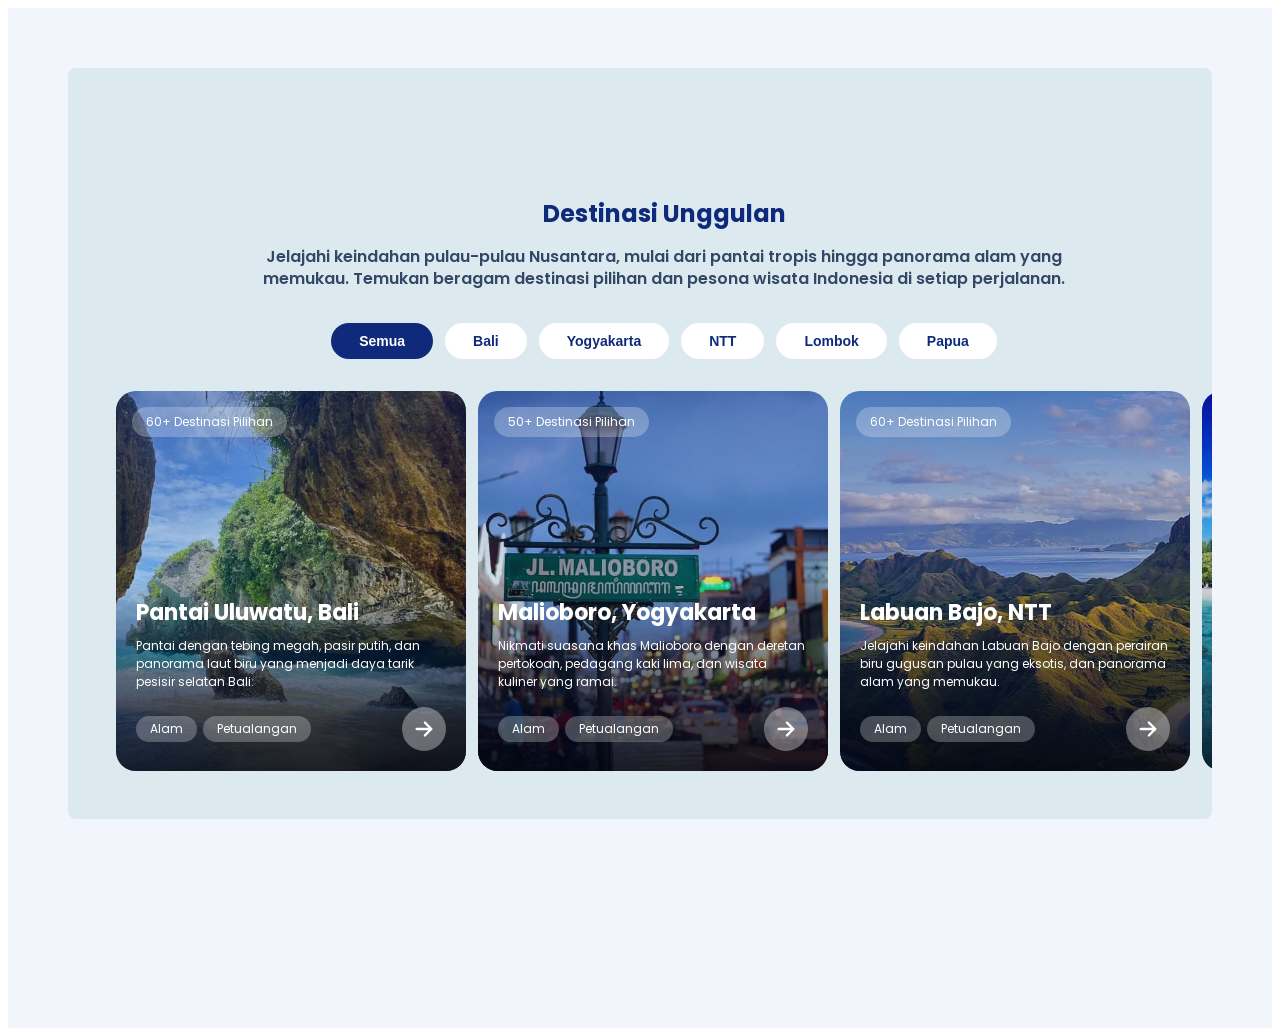
<file: destinasi.html>
<!DOCTYPE html>
<html lang="en">
<head>
    <meta charset="UTF-8">
    <meta name="viewport" content="width=device-width, initial-scale=1.0">
    <title>Destinasi Unggulan</title>

    <link rel="preconnect" href="https://fonts.googleapis.com">
    <link href="https://fonts.googleapis.com/css2?family=Poppins:wght@400;500;600;700&display=swap" rel="stylesheet">
    <link rel="stylesheet" href="css/desti.css">
</head>
<body>
    <main>
        <section class="destination">
            <div class="sec-destination">
                <h1>Destinasi Unggulan</h1>
                <p>Jelajahi keindahan pulau-pulau Nusantara, mulai dari pantai tropis hingga panorama alam yang memukau. Temukan beragam destinasi pilihan dan pesona wisata Indonesia di setiap perjalanan. </p>
            
                <div class="button">
                    <button class="button-color active" data-daerah="semua">Semua</button>
                    <button class="button-color" data-daerah="bali">Bali</button>
                    <button class="button-color" data-daerah="yogyakarta">Yogyakarta</button>
                    <button class="button-color" data-daerah="ntt">NTT</button>
                    <button class="button-color" data-daerah="lombok">Lombok</button>
                    <button class="button-color" data-daerah="papua">Papua</button>
                </div>

                <div id="cards"></div>
            </div>
        </section>
    </main>
    <script src="js/data.js"></script>
    <script src="js/dest.js"></script>
</body>
</html>
</file>
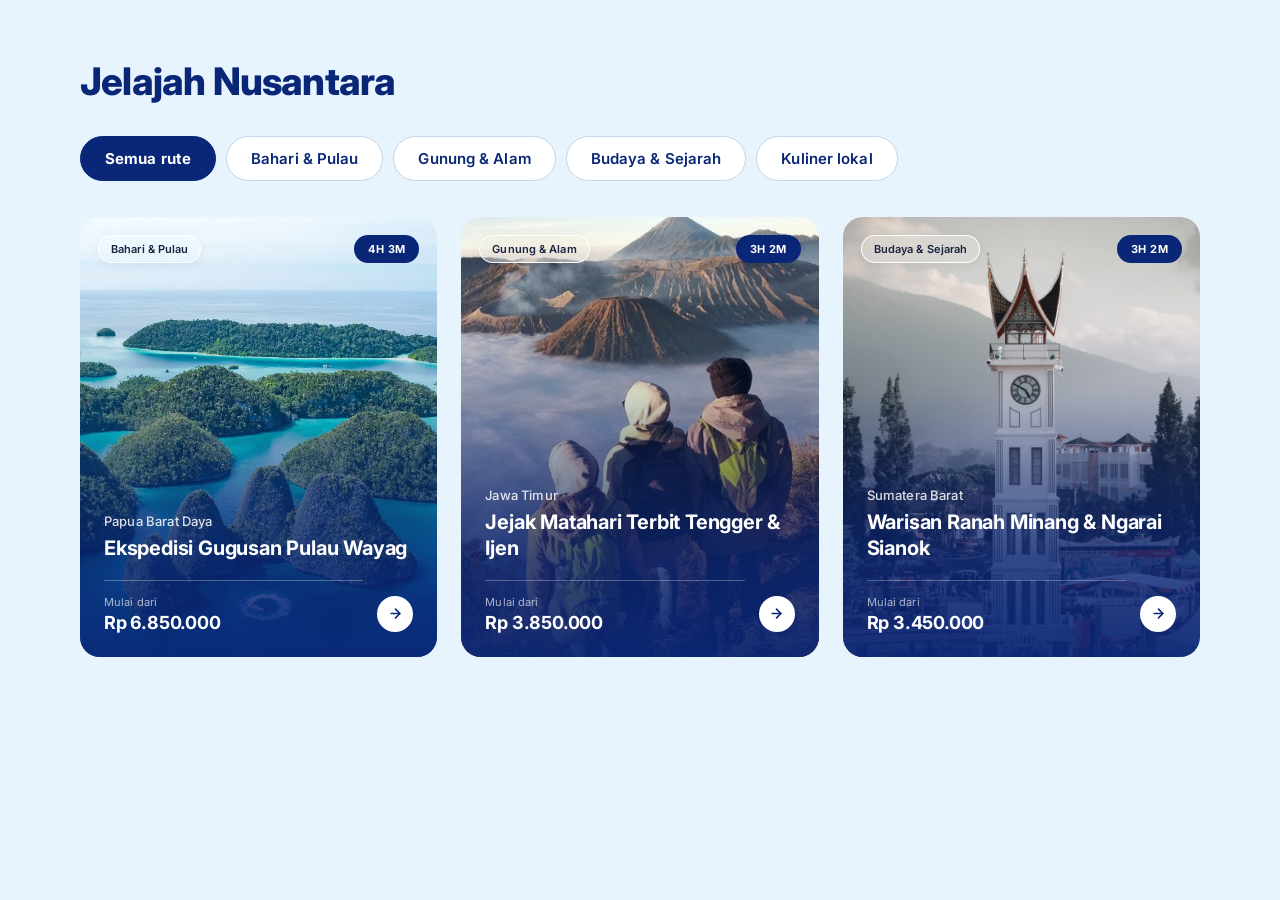
<file: jelajah.html>
<!DOCTYPE html>
<html lang="id">
<head>
<meta charset="UTF-8">
<meta name="viewport" content="width=device-width, initial-scale=1.0">
<title>Jelajah Nusantara</title>
<link rel="preconnect" href="https://fonts.googleapis.com">
<link rel="preconnect" href="https://fonts.gstatic.com" crossorigin>
<link href="https://fonts.googleapis.com/css2?family=Inter:wght@400;500;600;700&display=swap" rel="stylesheet">
<link rel="stylesheet" href="css/jelajah.css">
</head>
<body>
<div class="container">

  <div class="header">
    <h1 class="header-title">Jelajah Nusantara</h1>
  </div>

  <input type="radio" name="tab" id="tab1" checked>
  <input type="radio" name="tab" id="tab2">
  <input type="radio" name="tab" id="tab3">
  <input type="radio" name="tab" id="tab4">
  <input type="radio" name="tab" id="tab5">

  <div class="tabs">
    <label for="tab1" class="tab-label">Semua rute</label>
    <label for="tab2" class="tab-label">Bahari &amp; Pulau</label>
    <label for="tab3" class="tab-label">Gunung &amp; Alam</label>
    <label for="tab4" class="tab-label">Budaya &amp; Sejarah</label>
    <label for="tab5" class="tab-label">Kuliner lokal</label>
  </div>

  <div class="tab-content content1">

    <div class="card">
      <img src="img/wayag.webp" alt="Wayag">
      <div class="card-overlay"></div>
      <div class="card-top">
        <span class="badge-cat">Bahari &amp; Pulau</span>
        <span class="badge-dur">4H 3M</span>
      </div>
      <div class="card-bottom">
        <div class="card-location">Papua Barat Daya</div>
        <div class="card-title">Ekspedisi Gugusan Pulau Wayag</div>
        <div class="card-divider"></div>
        <div class="card-footer">
          <div class="card-price-wrap">
            <span class="card-price-label">Mulai dari</span>
            <span class="card-price">Rp 6.850.000</span>
          </div>
          <a href="detail.html?id=wayag" class="card-btn">
            <svg viewBox="0 0 24 24" fill="none" stroke="currentColor" stroke-width="2.5" stroke-linecap="round" stroke-linejoin="round"><line x1="5" y1="12" x2="19" y2="12"></line><polyline points="12 5 19 12 12 19"></polyline></svg>
          </a>
        </div>
      </div>
    </div>

    <div class="card">
      <img src="img/ijen.jpg" alt="Tengger Ijen">
      <div class="card-overlay"></div>
      <div class="card-top">
        <span class="badge-cat">Gunung &amp; Alam</span>
        <span class="badge-dur">3H 2M</span>
      </div>
      <div class="card-bottom">
        <div class="card-location">Jawa Timur</div>
        <div class="card-title">Jejak Matahari Terbit Tengger &amp; Ijen</div>
        <div class="card-divider"></div>
        <div class="card-footer">
          <div class="card-price-wrap">
            <span class="card-price-label">Mulai dari</span>
            <span class="card-price">Rp 3.850.000</span>
          </div>
          <a href="detail.html?id=bromo" class="card-btn">
            <svg viewBox="0 0 24 24" fill="none" stroke="currentColor" stroke-width="2.5" stroke-linecap="round" stroke-linejoin="round"><line x1="5" y1="12" x2="19" y2="12"></line><polyline points="12 5 19 12 12 19"></polyline></svg>
          </a>
        </div>
      </div>
    </div>

    <div class="card">
      <img src="img/gadang.jpg" alt="Minangkabau">
      <div class="card-overlay"></div>
      <div class="card-top">
        <span class="badge-cat">Budaya &amp; Sejarah</span>
        <span class="badge-dur">3H 2M</span>
      </div>
      <div class="card-bottom">
        <div class="card-location">Sumatera Barat</div>
        <div class="card-title">Warisan Ranah Minang &amp; Ngarai Sianok</div>
        <div class="card-divider"></div>
        <div class="card-footer">
          <div class="card-price-wrap">
            <span class="card-price-label">Mulai dari</span>
            <span class="card-price">Rp 3.450.000</span>
          </div>
          <a href="detail.html?id=minang" class="card-btn">
            <svg viewBox="0 0 24 24" fill="none" stroke="currentColor" stroke-width="2.5" stroke-linecap="round" stroke-linejoin="round"><line x1="5" y1="12" x2="19" y2="12"></line><polyline points="12 5 19 12 12 19"></polyline></svg>
          </a>
        </div>
      </div>
    </div>

  </div>

  <div class="tab-content content2">

    <div class="card">
      <img src="img/wakatobi.jpg" alt="Wakatobi">
      <div class="card-overlay"></div>
      <div class="card-top">
        <span class="badge-cat">Bahari &amp; Pulau</span>
        <span class="badge-dur">4H 3M</span>
      </div>
      <div class="card-bottom">
        <div class="card-location">Sulawesi Tenggara</div>
        <div class="card-title">Surga Terumbu Karang Taman Laut Wakatobi</div>
        <div class="card-divider"></div>
        <div class="card-footer">
          <div class="card-price-wrap">
            <span class="card-price-label">Mulai dari</span>
            <span class="card-price">Rp 5.200.000</span>
          </div>
          <a href="detail.html?id=wakatobi" class="card-btn">
            <svg viewBox="0 0 24 24" fill="none" stroke="currentColor" stroke-width="2.5" stroke-linecap="round" stroke-linejoin="round"><line x1="5" y1="12" x2="19" y2="12"></line><polyline points="12 5 19 12 12 19"></polyline></svg>
          </a>
        </div>
      </div>
    </div>

    <div class="card">
      <img src="img/karimunjawa.jpg" alt="Karimunjawa">
      <div class="card-overlay"></div>
      <div class="card-top">
        <span class="badge-cat">Bahari &amp; Pulau</span>
        <span class="badge-dur">3H 2M</span>
      </div>
      <div class="card-bottom">
        <div class="card-location">Jawa Tengah</div>
        <div class="card-title">Pesona Pasir Putih Kepulauan Karimunjawa</div>
        <div class="card-divider"></div>
        <div class="card-footer">
          <div class="card-price-wrap">
            <span class="card-price-label">Mulai dari</span>
            <span class="card-price">Rp 2.750.000</span>
          </div>
          <a href="detail.html?id=karimunjawa" class="card-btn">
            <svg viewBox="0 0 24 24" fill="none" stroke="currentColor" stroke-width="2.5" stroke-linecap="round" stroke-linejoin="round"><line x1="5" y1="12" x2="19" y2="12"></line><polyline points="12 5 19 12 12 19"></polyline></svg>
          </a>
        </div>
      </div>
    </div>

    <div class="card">
      <img src="img/nusa-penida.webp" alt="Nusa Penida">
      <div class="card-overlay"></div>
      <div class="card-top">
        <span class="badge-cat">Bahari &amp; Pulau</span>
        <span class="badge-dur">3H 2M</span>
      </div>
      <div class="card-bottom">
        <div class="card-location">Bali</div>
        <div class="card-title">Pesona Tebing Karang &amp; Laut Biru Nusa Penida</div>
        <div class="card-divider"></div>
        <div class="card-footer">
          <div class="card-price-wrap">
            <span class="card-price-label">Mulai dari</span>
            <span class="card-price">Rp 2.950.000</span>
          </div>
          <a href="detail.html?id=nusapenida" class="card-btn">
            <svg viewBox="0 0 24 24" fill="none" stroke="currentColor" stroke-width="2.5" stroke-linecap="round" stroke-linejoin="round"><line x1="5" y1="12" x2="19" y2="12"></line><polyline points="12 5 19 12 12 19"></polyline></svg>
          </a>
        </div>
      </div>
    </div>

  </div>

  <div class="tab-content content3">

    <div class="card">
      <img src="img/rinjani.jpg" alt="Rinjani">
      <div class="card-overlay"></div>
      <div class="card-top">
        <span class="badge-cat">Gunung &amp; Alam</span>
        <span class="badge-dur">3H 2M</span>
      </div>
      <div class="card-bottom">
        <div class="card-location">Nusa Tenggara Barat</div>
        <div class="card-title">Menembus Awan di Puncak Rinjani</div>
        <div class="card-divider"></div>
        <div class="card-footer">
          <div class="card-price-wrap">
            <span class="card-price-label">Mulai dari</span>
            <span class="card-price">Rp 3.950.000</span>
          </div>
          <a href="detail.html?id=rinjani" class="card-btn">
            <svg viewBox="0 0 24 24" fill="none" stroke="currentColor" stroke-width="2.5" stroke-linecap="round" stroke-linejoin="round"><line x1="5" y1="12" x2="19" y2="12"></line><polyline points="12 5 19 12 12 19"></polyline></svg>
          </a>
        </div>
      </div>
    </div>

    <div class="card">
      <img src="img/dieng.jpg" alt="Dieng">
      <div class="card-overlay"></div>
      <div class="card-top">
        <span class="badge-cat">Gunung &amp; Alam</span>
        <span class="badge-dur">2H 1M</span>
      </div>
      <div class="card-bottom">
        <div class="card-location">Jawa Tengah</div>
        <div class="card-title">Negeri di Atas Awan Dataran Tinggi Dieng</div>
        <div class="card-divider"></div>
        <div class="card-footer">
          <div class="card-price-wrap">
            <span class="card-price-label">Mulai dari</span>
            <span class="card-price">Rp 1.850.000</span>
          </div>
          <a href="detail.html?id=dieng" class="card-btn">
            <svg viewBox="0 0 24 24" fill="none" stroke="currentColor" stroke-width="2.5" stroke-linecap="round" stroke-linejoin="round"><line x1="5" y1="12" x2="19" y2="12"></line><polyline points="12 5 19 12 12 19"></polyline></svg>
          </a>
        </div>
      </div>
    </div>

    <div class="card">
      <img src="img/gunung-tujuh.webp" alt="Gunung Tujuh">
      <div class="card-overlay"></div>
      <div class="card-top">
        <span class="badge-cat">Gunung &amp; Alam</span>
        <span class="badge-dur">4H 3M</span>
      </div>
      <div class="card-bottom">
        <div class="card-location">Jambi</div>
        <div class="card-title">Pesona Atap Sumatera &amp; Danau Gunung Tujuh</div>
        <div class="card-divider"></div>
        <div class="card-footer">
          <div class="card-price-wrap">
            <span class="card-price-label">Mulai dari</span>
            <span class="card-price">Rp 3.300.000</span>
          </div>
          <a href="detail.html?id=kerinci" class="card-btn">
            <svg viewBox="0 0 24 24" fill="none" stroke="currentColor" stroke-width="2.5" stroke-linecap="round" stroke-linejoin="round"><line x1="5" y1="12" x2="19" y2="12"></line><polyline points="12 5 19 12 12 19"></polyline></svg>
          </a>
        </div>
      </div>
    </div>

  </div>

  <div class="tab-content content4">

    <div class="card">
      <img src="img/maimun.jpeg" alt="Istana Maimun">
      <div class="card-overlay"></div>
      <div class="card-top">
        <span class="badge-cat">Budaya &amp; Sejarah</span>
        <span class="badge-dur">3H 2M</span>
      </div>
      <div class="card-bottom">
        <div class="card-location">Sumatera Utara</div>
        <div class="card-title">Kejayaan Kesultanan Deli &amp; Istana Maimun</div>
        <div class="card-divider"></div>
        <div class="card-footer">
          <div class="card-price-wrap">
            <span class="card-price-label">Mulai dari</span>
            <span class="card-price">Rp 2.900.000</span>
          </div>
          <a href="detail.html?id=deli" class="card-btn">
            <svg viewBox="0 0 24 24" fill="none" stroke="currentColor" stroke-width="2.5" stroke-linecap="round" stroke-linejoin="round"><line x1="5" y1="12" x2="19" y2="12"></line><polyline points="12 5 19 12 12 19"></polyline></svg>
          </a>
        </div>
      </div>
    </div>

    <div class="card">
      <img src="img/serambi-mekkah.jpg" alt="Aceh">
      <div class="card-overlay"></div>
      <div class="card-top">
        <span class="badge-cat">Budaya &amp; Sejarah</span>
        <span class="badge-dur">3H 2M</span>
      </div>
      <div class="card-bottom">
        <div class="card-location">Banda Aceh</div>
        <div class="card-title">Jejak Sejarah Kesultanan Serambi Mekkah</div>
        <div class="card-divider"></div>
        <div class="card-footer">
          <div class="card-price-wrap">
            <span class="card-price-label">Mulai dari</span>
            <span class="card-price">Rp 3.150.000</span>
          </div>
          <a href="detail.html?id=aceh" class="card-btn">
            <svg viewBox="0 0 24 24" fill="none" stroke="currentColor" stroke-width="2.5" stroke-linecap="round" stroke-linejoin="round"><line x1="5" y1="12" x2="19" y2="12"></line><polyline points="12 5 19 12 12 19"></polyline></svg>
          </a>
        </div>
      </div>
    </div>

    <div class="card">
      <img src="img/bali.avif" alt="Ubud">
      <div class="card-overlay"></div>
      <div class="card-top">
        <span class="badge-cat">Budaya &amp; Sejarah</span>
        <span class="badge-dur">3H 2M</span>
      </div>
      <div class="card-bottom">
        <div class="card-location">Bali</div>
        <div class="card-title">Harmoni Tradisi Ubud &amp; Tabanan Selatan</div>
        <div class="card-divider"></div>
        <div class="card-footer">
          <div class="card-price-wrap">
            <span class="card-price-label">Mulai dari</span>
            <span class="card-price">Rp 3.800.000</span>
          </div>
          <a href="detail.html?id=ubud" class="card-btn">
            <svg viewBox="0 0 24 24" fill="none" stroke="currentColor" stroke-width="2.5" stroke-linecap="round" stroke-linejoin="round"><line x1="5" y1="12" x2="19" y2="12"></line><polyline points="12 5 19 12 12 19"></polyline></svg>
          </a>
        </div>
      </div>
    </div>

  </div>

  <div class="tab-content content5">

    <div class="card">
      <img src="img/kopi.avif" alt="Kopi Priangan">
      <div class="card-overlay"></div>
      <div class="card-top">
        <span class="badge-cat">Kuliner lokal</span>
        <span class="badge-dur">2H 1M</span>
      </div>
      <div class="card-bottom">
        <div class="card-location">Jawa Barat</div>
        <div class="card-title">Wisata Rasa Klasik &amp; Kopi Priangan</div>
        <div class="card-divider"></div>
        <div class="card-footer">
          <div class="card-price-wrap">
            <span class="card-price-label">Mulai dari</span>
            <span class="card-price">Rp 1.650.000</span>
          </div>
          <a href="detail.html?id=bandung" class="card-btn">
            <svg viewBox="0 0 24 24" fill="none" stroke="currentColor" stroke-width="2.5" stroke-linecap="round" stroke-linejoin="round"><line x1="5" y1="12" x2="19" y2="12"></line><polyline points="12 5 19 12 12 19"></polyline></svg>
          </a>
        </div>
      </div>
    </div>

    <div class="card">
      <img src="img/coto-mksr.jpg" alt="Coto Makassar">
      <div class="card-overlay"></div>
      <div class="card-top">
        <span class="badge-cat">Kuliner lokal</span>
        <span class="badge-dur">3H 2M</span>
      </div>
      <div class="card-bottom">
        <div class="card-location">Sulawesi Selatan</div>
        <div class="card-title">Cita Rasa Rempah Coto &amp; Pallubasa Losari</div>
        <div class="card-divider"></div>
        <div class="card-footer">
          <div class="card-price-wrap">
            <span class="card-price-label">Mulai dari</span>
            <span class="card-price">Rp 2.750.000</span>
          </div>
          <a href="detail.html?id=makassar" class="card-btn">
            <svg viewBox="0 0 24 24" fill="none" stroke="currentColor" stroke-width="2.5" stroke-linecap="round" stroke-linejoin="round"><line x1="5" y1="12" x2="19" y2="12"></line><polyline points="12 5 19 12 12 19"></polyline></svg>
          </a>
        </div>
      </div>
    </div>

    <div class="card">
      <img src="img/pempek.jpg" alt="Pempek Musi">
      <div class="card-overlay"></div>
      <div class="card-top">
        <span class="badge-cat">Kuliner lokal</span>
        <span class="badge-dur">3H 2M</span>
      </div>
      <div class="card-bottom">
        <div class="card-location">Sumatera Selatan</div>
        <div class="card-title">Jelajah Kuliner Sungai Musi &amp; Pempek Asli</div>
        <div class="card-divider"></div>
        <div class="card-footer">
          <div class="card-price-wrap">
            <span class="card-price-label">Mulai dari</span>
            <span class="card-price">Rp 2.550.000</span>
          </div>
          <a href="detail.html?id=palembang" class="card-btn">
            <svg viewBox="0 0 24 24" fill="none" stroke="currentColor" stroke-width="2.5" stroke-linecap="round" stroke-linejoin="round"><line x1="5" y1="12" x2="19" y2="12"></line><polyline points="12 5 19 12 12 19"></polyline></svg>
          </a>
        </div>
      </div>
    </div>

  </div>

</div>
</body>
</html>
</file>
<file: css/desti.css>
.destination {
    background: #F2F6FC;
    min-height: 100vh;
    padding: 60px;
}

.sec-destination {
    background: #DCEAF0;
    max-width: 1200px;
    margin: 0 auto;
    padding: 48px 0 48px 48px;
    border-radius: 8px;
    font-family: "Poppins", system-ui, sans-serif;
    color: #0F2A7A;
    text-align: center;
}

.sec-destination h1 {
  margin: 80px 0 15px;
}

.sec-destination p {
  max-width: 860px;        
  margin: 0 auto 32px;     
  font-size: 16px;
  font-weight: 600;        
  line-height: 1.4;
  color: #334766;          
  text-align: center;
}

.button {
  display: flex;
  justify-content: center;
  gap: 12px;
  margin: 24px 0 32px;
}

.button-color {
  padding: 10px 28px;
  border: none;
  border-radius: 999px;      
  background: #FFFFFF;
  color: #0F2A7A;          
  font-weight: 600;
  font-size: 14px;
  cursor: pointer;
  transition: 0.3s;
}

.button-color:hover {
  background: #DCE6F5;
}

.button-color.active {
  background: #0F2A7A;
  color: #FFFFFF;
}

#cards {
  display: flex;
  gap: 12px;
  overflow-x: auto;
  text-align: left;
}

#cards article {
  position: relative;
  flex: 0 0 350px;
  height: 380px;
  border-radius: 20px;
  background-size: cover;
  background-position: center;
  background-color: #0F2A7A;   
  color: #FFFFFF;
  overflow: hidden;
}

#cards .badge {
  position: absolute;
  top: 16px;
  left: 16px;
  padding: 6px 14px;
  border-radius: 999px;
  background: rgba(255, 255, 255, 0.25);
  font-size: 12px;
}

#cards .isi {
  position: absolute;
  bottom: 0;
  width: 100%;
  padding: 20px;
  box-sizing: border-box;
  background: linear-gradient(to top, rgba(0, 0, 0, 0.75), transparent);
}

#cards h3 { margin: 0 0 8px; font-size: 22px; }

#cards p {
  margin: 0 0 16px;
  font-size: 12px;
  line-height: 1.5;
  font-weight: 400;
  color: #FFFFFF;
  text-align: left;
}

#cards .bawah {
  display: flex;
  justify-content: space-between;
  align-items: center;
}

#cards .tags span {
  display: inline-block;
  padding: 4px 14px;
  margin-right: 6px;
  border-radius: 999px;
  background: rgba(255, 255, 255, 0.25);
  font-size: 12px;
}

#cards .panah {
  width: 44px;
  height: 44px;
  padding: 0;
  border: none;
  border-radius: 50%;
  background: #FFFFFF59;   
  color: #FFFFFF;
  cursor: pointer;
  display: flex;
  justify-content: center;
  align-items: center;
  transition: background 0.2s;
}

#cards .panah:hover {
  background: #FFFFFF80;
}

#cards article::before {
  content: "";
  position: absolute;
  inset: 0;
  background: linear-gradient(to bottom, #0F2A7A73, #0F2A7A26, #0F2A7A8C);
}
</file>
<file: css/jelajah.css>
/* jelajah page */
:root {
  --bg-page: #E4F7FD;
  --primary-blue: #0A2677;
  --primary-blue-rgb: 10, 38, 119;
  --card-radius: 20px;
  --font-stack: 'Inter', 'Helvetica Neue', Helvetica, Arial, sans-serif;
  --text-dark: #0A1F3F;
  --white: #FFFFFF;
}

* {
  margin: 0;
  padding: 0;
  box-sizing: border-box;
}

body {
  font-family: var(--font-stack);
  background: var(--bg-page);
  color: var(--text-dark);
  padding: 60px 80px 80px;
  min-height: 100vh;
  -webkit-font-smoothing: antialiased;
  -moz-osx-font-smoothing: grayscale;
}

.container {
  max-width: 1280px;
  margin: 0 auto;
}

.header {
  margin-bottom: 32px;
}

.header-title {
  font-family: var(--font-stack);
  font-size: 38px;
  font-weight: 800;
  color: var(--primary-blue);
  letter-spacing: -0.8px;
  line-height: 1.15;
}

input[type="radio"] {
  display: none;
}

.tabs {
  display: flex;
  gap: 10px;
  margin-bottom: 36px;
  flex-wrap: wrap;
}

.tab-label {
  padding: 12px 24px;
  border-radius: 999px;
  font-family: var(--font-stack);
  font-size: 15px;
  font-weight: 600;
  color: var(--primary-blue);
  background: var(--white);
  border: 1.5px solid #C5D6E6;
  cursor: pointer;
  transition: all 0.22s ease;
  user-select: none;
  letter-spacing: 0.1px;
}

.tab-label:hover {
  background: #F4F9FD;
  border-color: #A8C0D8;
}

#tab1:checked ~ .tabs label[for="tab1"],
#tab2:checked ~ .tabs label[for="tab2"],
#tab3:checked ~ .tabs label[for="tab3"],
#tab4:checked ~ .tabs label[for="tab4"],
#tab5:checked ~ .tabs label[for="tab5"] {
  background: var(--primary-blue);
  color: var(--white);
  border-color: var(--primary-blue);
  font-weight: 700;
}

.tab-content {
  display: none;
  grid-template-columns: repeat(3, 1fr);
  gap: 24px;
}

#tab1:checked ~ .content1,
#tab2:checked ~ .content2,
#tab3:checked ~ .content3,
#tab4:checked ~ .content4,
#tab5:checked ~ .content5 {
  display: grid;
}

.card {
  position: relative;
  border-radius: var(--card-radius);
  overflow: hidden;
  height: 440px;
  cursor: pointer;
  transition: transform 0.3s ease, box-shadow 0.3s ease;
}

.card:hover {
  transform: translateY(-4px);
  box-shadow: 0 20px 40px rgba(var(--primary-blue-rgb), 0.18);
}

.card img {
  width: 100%;
  height: 100%;
  object-fit: cover;
  display: block;
}

.card-overlay {
  position: absolute;
  inset: 0;
  background: linear-gradient(
    to top,
    rgba(var(--primary-blue-rgb), 0.94) 0%,
    rgba(var(--primary-blue-rgb), 0.80) 22%,
    rgba(var(--primary-blue-rgb), 0.50) 42%,
    rgba(var(--primary-blue-rgb), 0.18) 60%,
    rgba(var(--primary-blue-rgb), 0.04) 78%,
    transparent 100%
  );
  pointer-events: none;
}

.card-top {
  position: absolute;
  top: 18px;
  left: 18px;
  right: 18px;
  display: flex;
  justify-content: space-between;
  align-items: flex-start;
  z-index: 2;
}

.badge-cat {
  padding: 6px 12px;
  border-radius: 999px;
  font-family: var(--font-stack);
  font-size: 11px;
  font-weight: 600;
  background: rgba(255, 255, 255, 0.25);
  color: #1A2340;
  backdrop-filter: blur(24px) saturate(220%);
  -webkit-backdrop-filter: blur(24px) saturate(220%);
  letter-spacing: 0.1px;
  border: 1px solid rgba(255, 255, 255, 0.95);
  box-shadow: 0 2px 12px rgba(0, 0, 0, 0.05);
}

.badge-dur {
  padding: 7px 14px;
  border-radius: 999px;
  font-family: var(--font-stack);
  font-size: 11px;
  font-weight: 700;
  background: var(--primary-blue);
  color: var(--white);
  letter-spacing: 0.4px;
}

.card-bottom {
  position: absolute;
  bottom: 0;
  left: 0;
  right: 0;
  padding: 24px;
  z-index: 2;
  color: var(--white);
}

.card-location {
  font-family: var(--font-stack);
  font-size: 13px;
  font-weight: 500;
  opacity: 0.85;
  margin-bottom: 6px;
  letter-spacing: 0.15px;
}

.card-title {
  font-family: var(--font-stack);
  font-size: 20px;
  font-weight: 700;
  line-height: 1.32;
  margin-bottom: 18px;
  letter-spacing: -0.2px;
}

.card-divider {
  height: 1px;
  background: rgba(255, 255, 255, 0.28);
  margin-bottom: 14px;
  margin-right: 50px;
}

.card-footer {
  display: flex;
  align-items: center;
  justify-content: space-between;
}

.card-price-wrap {
  display: flex;
  flex-direction: column;
  gap: 3px;
}

.card-price-label {
  font-family: var(--font-stack);
  font-size: 11px;
  opacity: 0.65;
  font-weight: 400;
  letter-spacing: 0.1px;
}

.card-price {
  font-family: var(--font-stack);
  font-size: 18px;
  font-weight: 700;
  letter-spacing: -0.2px;
}

.card-btn {
  width: 36px;
  height: 36px;
  border-radius: 50%;
  background: var(--white);
  display: flex;
  align-items: center;
  justify-content: center;
  transition: transform 0.22s ease;
  flex-shrink: 0;
  text-decoration: none;
}

.card:hover .card-btn {
  transform: scale(1.08);
}

.card-btn svg {
  width: 15px;
  height: 15px;
  color: var(--primary-blue);
}

/* tablet */
@media (max-width: 1024px) {
  body {
    padding: 40px 40px 60px;
  }

  .header-title {
    font-size: 32px;
  }

  .tab-label {
    padding: 10px 20px;
    font-size: 14px;
  }

  .card {
    height: 400px;
  }

  .card-title {
    font-size: 18px;
  }

  .card-price {
    font-size: 16px;
  }
}

/* tablet */
@media (max-width: 900px) {
  body {
    padding: 32px 28px 48px;
  }

  .tab-content {
    grid-template-columns: repeat(2, 1fr);
    gap: 20px;
  }

  .header-title {
    font-size: 28px;
  }

  .tabs {
    gap: 8px;
  }

  .card {
    height: 380px;
  }
}

/* hp kecil */
@media (max-width: 640px) {
  body {
    padding: 24px 16px 40px;
  }

  .header-title {
    font-size: 24px;
    margin-bottom: 20px;
  }

  .tabs {
    gap: 6px;
    margin-bottom: 24px;
    overflow-x: auto;
    flex-wrap: nowrap;
    padding-bottom: 8px;
    -webkit-overflow-scrolling: touch;
  }

  .tabs::-webkit-scrollbar {
    display: none;
  }

  .tab-label {
    padding: 8px 16px;
    font-size: 13px;
    white-space: nowrap;
    flex-shrink: 0;
  }

  .tab-content {
    grid-template-columns: 1fr;
    gap: 16px;
  }

  .card {
    height: 360px;
  }

  .card-top {
    top: 14px;
    left: 14px;
    right: 14px;
  }

  .badge-cat {
    padding: 5px 10px;
    font-size: 11px;
  }

  .badge-dur {
    padding: 5px 10px;
    font-size: 10px;
  }

  .card-bottom {
    padding: 18px;
  }

  .card-location {
    font-size: 12px;
  }

  .card-title {
    font-size: 16px;
    margin-bottom: 14px;
  }

  .card-divider {
    margin-right: 40px;
    margin-bottom: 12px;
  }

  .card-price {
    font-size: 16px;
  }

  .card-btn {
    width: 32px;
    height: 32px;
  }

  .card-btn svg {
    width: 13px;
    height: 13px;
  }
}

@media (max-width: 400px) {
  body {
    padding: 16px 12px 32px;
  }

  .header-title {
    font-size: 22px;
  }

  .card {
    height: 320px;
  }

  .card-title {
    font-size: 15px;
  }
}

/* detailnya */
:root {
  --bg-page: #E8F4FD;
  --navy: #0A2677;
  --navy-rgb: 10, 38, 119;
  --card-bg: #FFFFFF;
  --text-dark: #0F172A;
  --text-body: #334155;
  --text-muted: #64748B;
  --star: #FACC15;
  --icon-color: #1E293B;
}

* {
  margin: 0;
  padding: 0;
  box-sizing: border-box;
}

body {
  font-family: 'Helvetica Neue', Helvetica, 'Arimo', Arial, sans-serif;
  background: var(--bg-page);
  color: var(--text-dark);
  -webkit-font-smoothing: antialiased;
}

img {
  display: block;
}

.detail-container {
  max-width: 1200px;
  margin: 0 auto;
  padding: 48px 40px 64px;
}

.back-btn {
  display: inline-flex;
  align-items: center;
  gap: 8px;
  background: #FFFFFF;
  border: 1px solid #D6E4F0;
  color: var(--navy);
  text-decoration: none;
  font-size: 14px;
  font-weight: 600;
  padding: 10px 18px;
  border-radius: 999px;
  margin-bottom: 24px;
  transition: all 0.5s ease;
}

.back-btn:hover {
  background: var(--navy);
  color: #FFFFFF;
  border-color: var(--navy);
  transform: translateX(-3px);
}

.back-btn svg {
  width: 16px;
  height: 16px;
  stroke-width: 2;
}

.detail-header {
  display: grid;
  grid-template-columns: 420px 1fr;
  gap: 32px;
  align-items: start;
  margin-bottom: 20px;
}

.header-image {
  border-radius: 14px;
  overflow: hidden;
  aspect-ratio: 4 / 3;
}

.header-image img {
  width: 100%;
  height: 100%;
  object-fit: cover;
}

.header-info {
  padding-top: 8px;
}

.header-info h1 {
  font-size: 34px;
  font-weight: 800;
  color: var(--navy);
  letter-spacing: -0.5px;
  line-height: 1.2;
  margin-bottom: 18px;
}

.d-rating {
  display: flex;
  align-items: center;
  gap: 6px;
  font-size: 15px;
  color: var(--text-muted);
  margin-bottom: 14px;
}

.d-rating strong {
  color: var(--text-dark);
  font-size: 16px;
  font-weight: 700;
}

.star-icon {
  width: 18px;
  height: 18px;
  fill: var(--star);
  stroke: var(--star);
  stroke-width: 0;
}

.d-loc {
  display: flex;
  align-items: flex-start;
  gap: 6px;
  font-size: 15px;
  color: var(--text-muted);
  line-height: 1.5;
}

.d-loc svg {
  width: 17px;
  height: 17px;
  color: var(--text-muted);
  flex-shrink: 0;
  margin-top: 2px;
}

.thumbnail-row {
  display: grid;
  grid-template-columns: repeat(4, 1fr);
  gap: 14px;
  margin-bottom: 28px;
}

.thumb {
  width: 100%;
  aspect-ratio: 16 / 10;
  object-fit: cover;
  border-radius: 12px;
}

.content-card {
  background: var(--card-bg);
  border-radius: 16px;
  padding: 36px 40px;
  margin-bottom: 28px;
}

.content-card h2 {
  font-size: 24px;
  font-weight: 800;
  color: var(--navy);
  letter-spacing: -0.3px;
  margin-bottom: 14px;
}

.content-card p {
  font-size: 15px;
  line-height: 1.75;
  color: var(--text-body);
  margin-bottom: 4px;
}

.desc-hidden {
  display: none;
}

.read-more {
  display: inline-block;
  font-size: 15px;
  font-weight: 700;
  color: var(--text-dark);
  text-decoration: none;
  margin-top: 6px;
  cursor: pointer;
}

.read-more:hover {
  text-decoration: underline;
}

.divider {
  height: 1px;
  background: #E2E8F0;
  margin: 28px 0;
}

.facilities {
  display: grid;
  grid-template-columns: repeat(3, 1fr);
  gap: 20px 16px;
  margin-top: 8px;
}

.facility-item {
  display: flex;
  align-items: flex-start;
  gap: 12px;
}

.facility-item svg {
  width: 20px;
  height: 20px;
  stroke: var(--icon-color);
  stroke-width: 1.6;
  flex-shrink: 0;
  margin-top: 2px;
}

.facility-text {
  font-size: 14px;
  font-weight: 500;
  color: var(--navy);
  line-height: 1.45;
}

.map-section {
  border-radius: 16px;
  overflow: hidden;
}

#map {
  height: 420px;
  width: 100%;
  border-radius: 16px;
}

.leaflet-container {
  font-family: 'Helvetica Neue', Helvetica, 'Arimo', Arial, sans-serif;
}

.map-pin {
  display: flex;
  align-items: center;
  gap: 8px;
  transform: translate(-14px, -14px);
}

.pin-dot {
  width: 28px;
  height: 28px;
  border-radius: 50%;
  background: #22C55E;
  border: 2px solid #FFFFFF;
  box-shadow: 0 2px 8px rgba(0, 0, 0, 0.35);
  display: flex;
  align-items: center;
  justify-content: center;
  flex-shrink: 0;
}

.pin-dot svg {
  width: 15px;
  height: 15px;
  fill: #FFFFFF;
}

.pin-label {
  background: rgba(15, 23, 42, 0.82);
  color: #FFFFFF;
  font-size: 12px;
  font-weight: 600;
  padding: 5px 11px;
  border-radius: 8px;
  white-space: nowrap;
}

@media (max-width: 900px) {
  .detail-header {
    grid-template-columns: 1fr;
  }
  .header-image {
    max-width: 100%;
  }
  .thumbnail-row {
    grid-template-columns: repeat(2, 1fr);
  }
  .facilities {
    grid-template-columns: repeat(2, 1fr);
  }
  .content-card {
    padding: 28px 24px;
  }
}

@media (max-width: 600px) {
  .detail-container {
    padding: 24px 16px 40px;
  }
  .header-info h1 {
    font-size: 26px;
  }
  .thumbnail-row {
    grid-template-columns: 1fr 1fr;
    gap: 10px;
  }
  .facilities {
    grid-template-columns: 1fr;
  }
  #map {
    height: 300px;
  }
}
</file>
